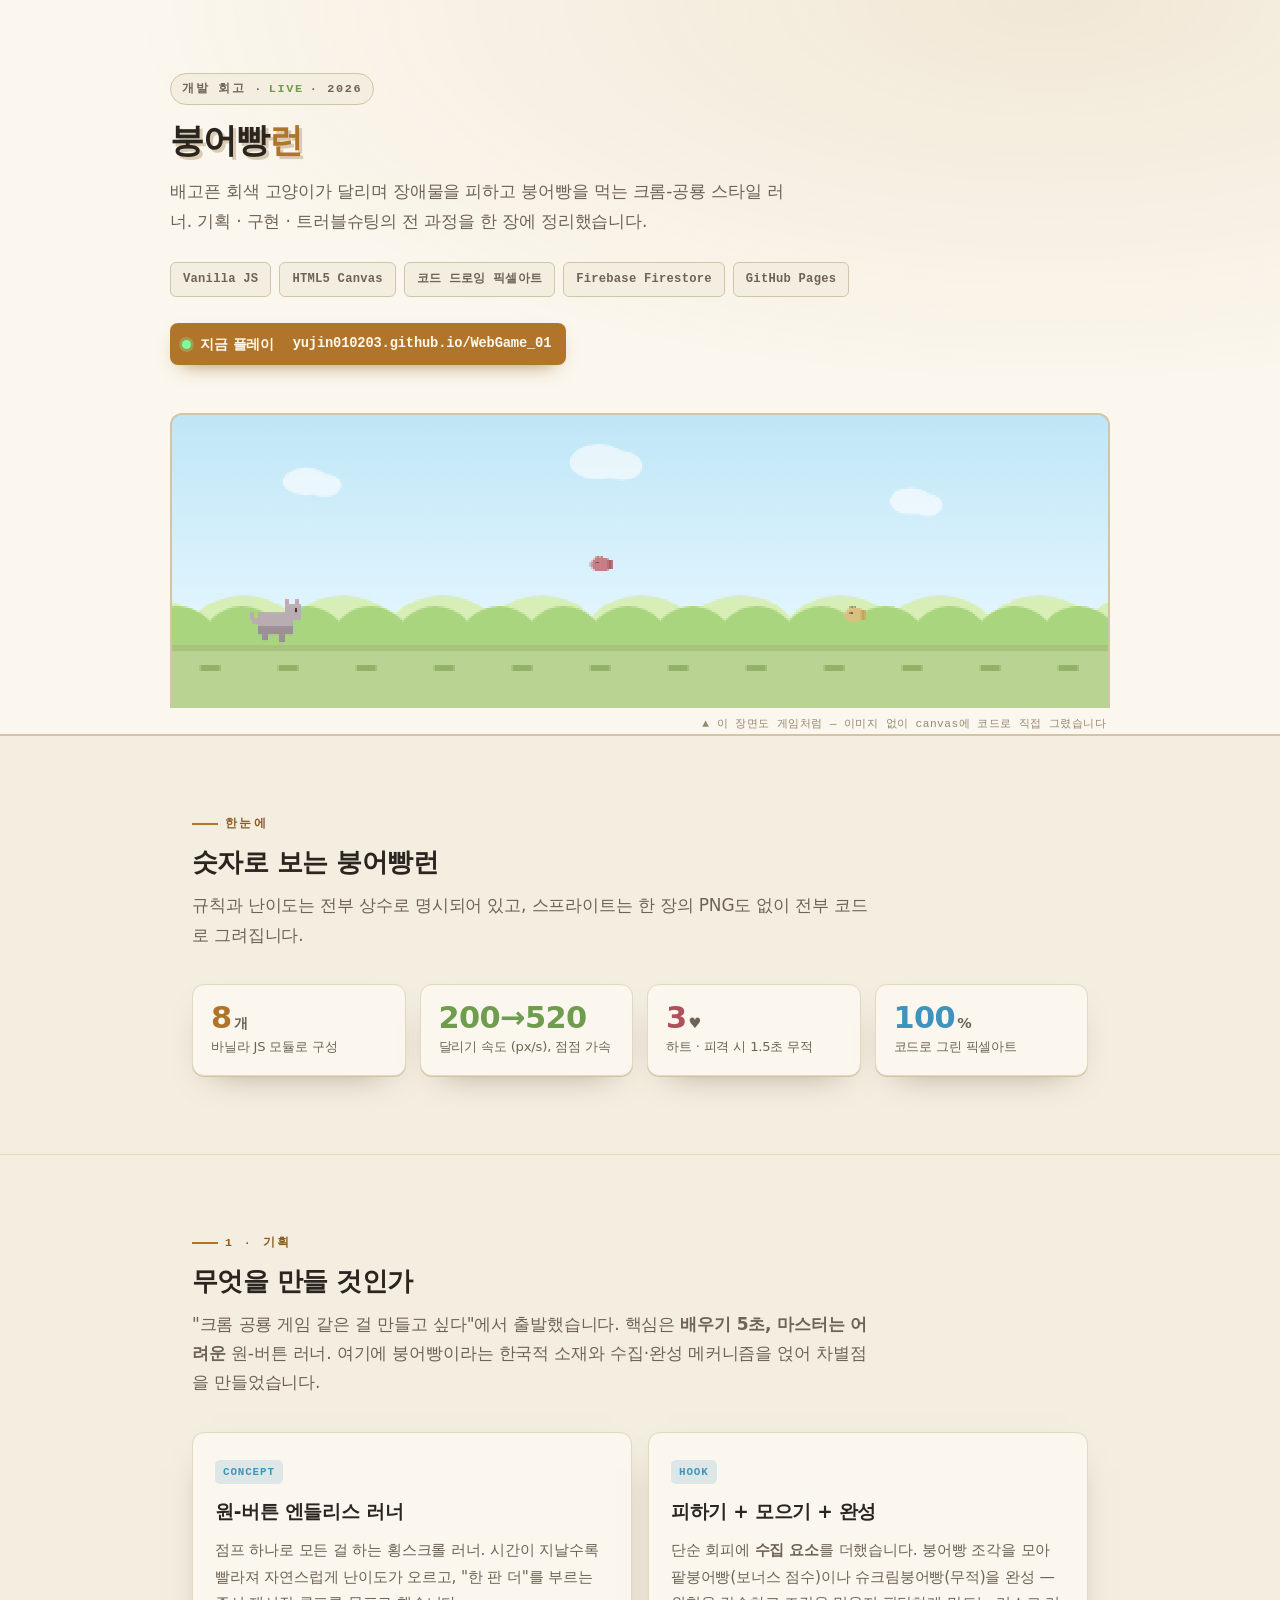
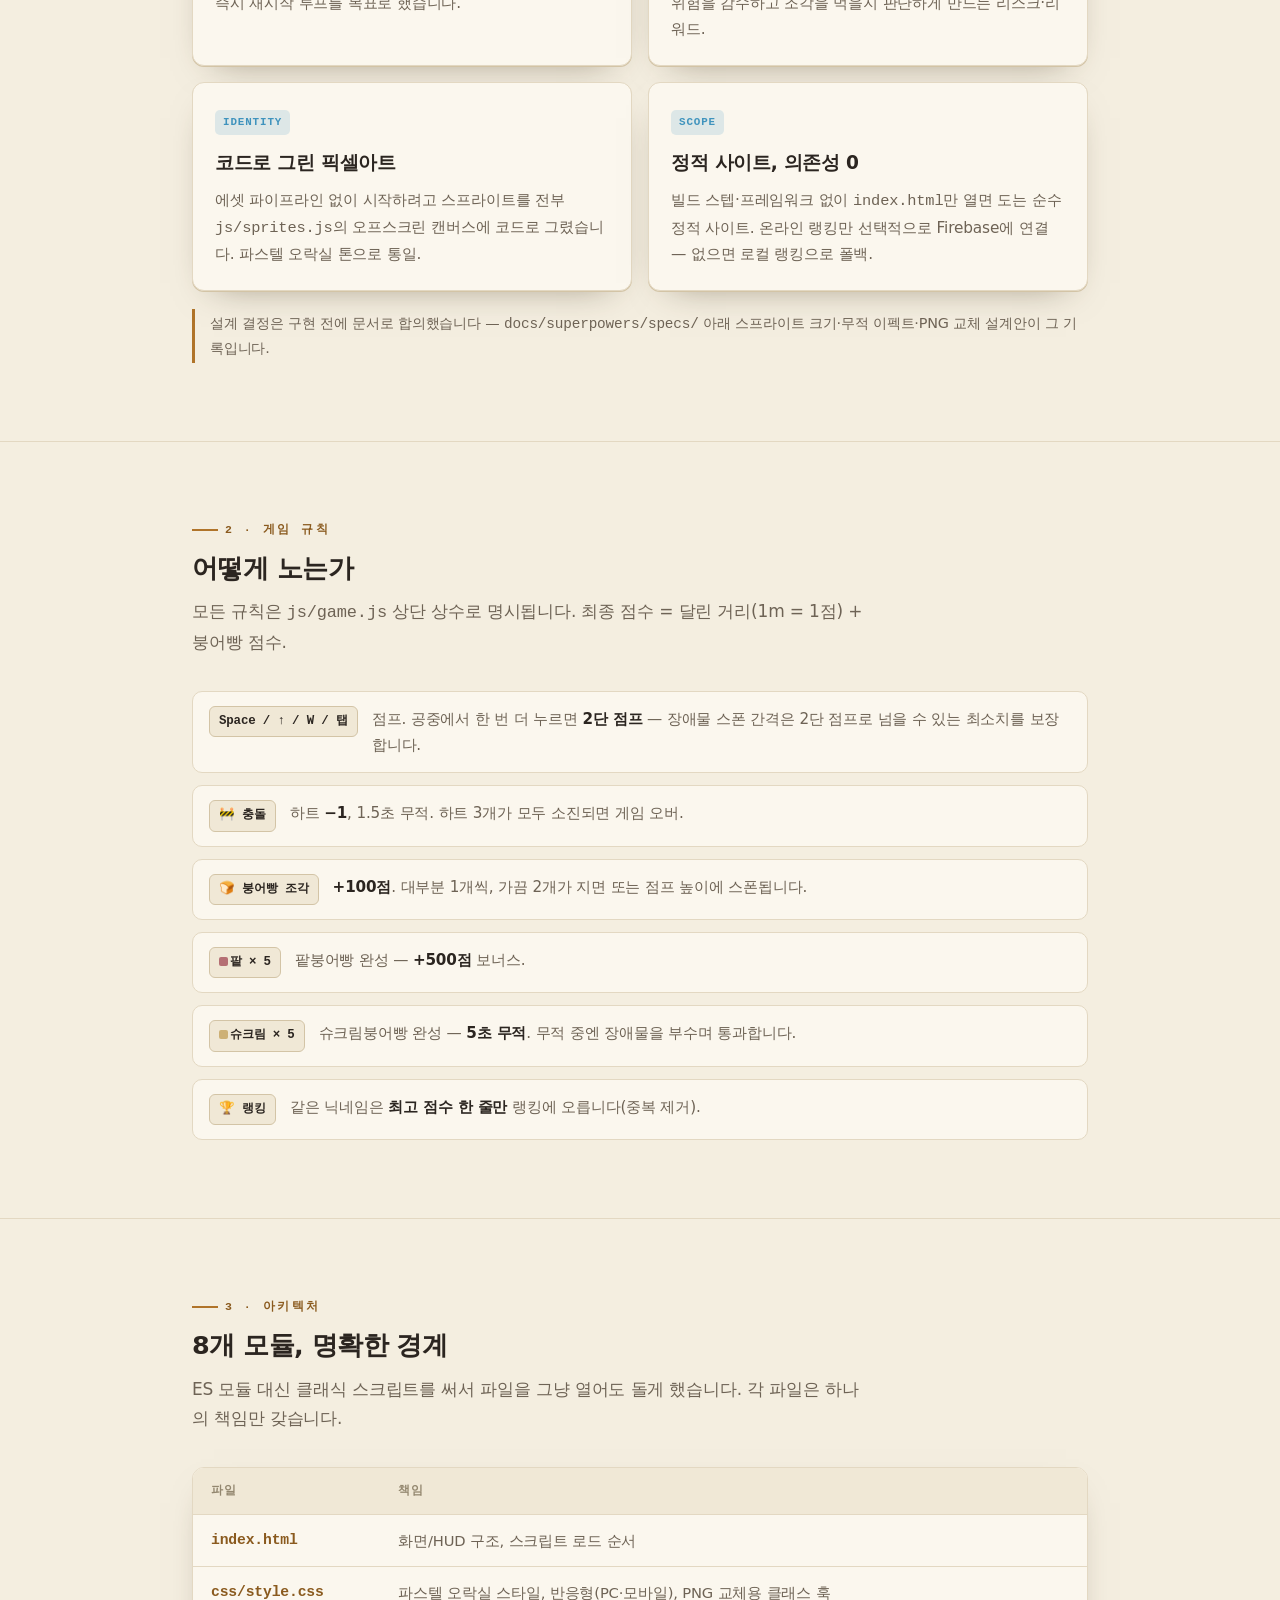
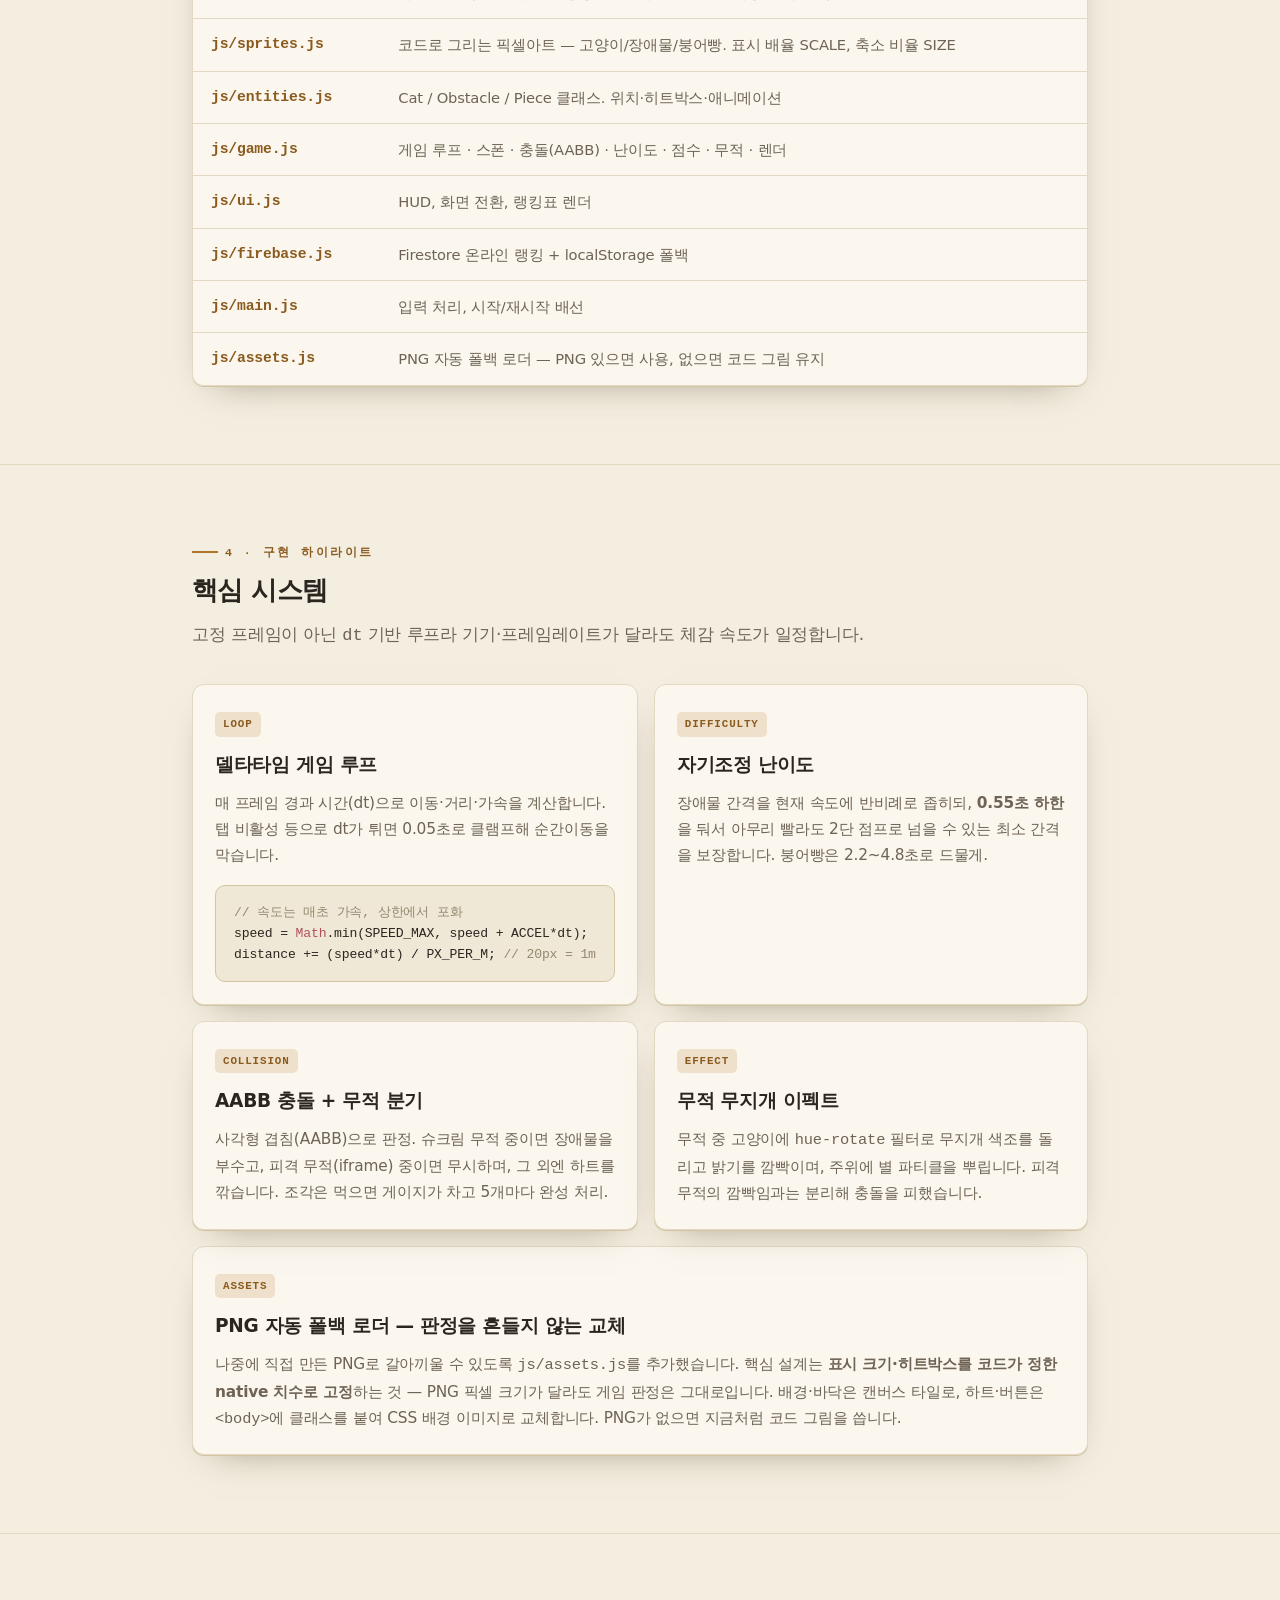
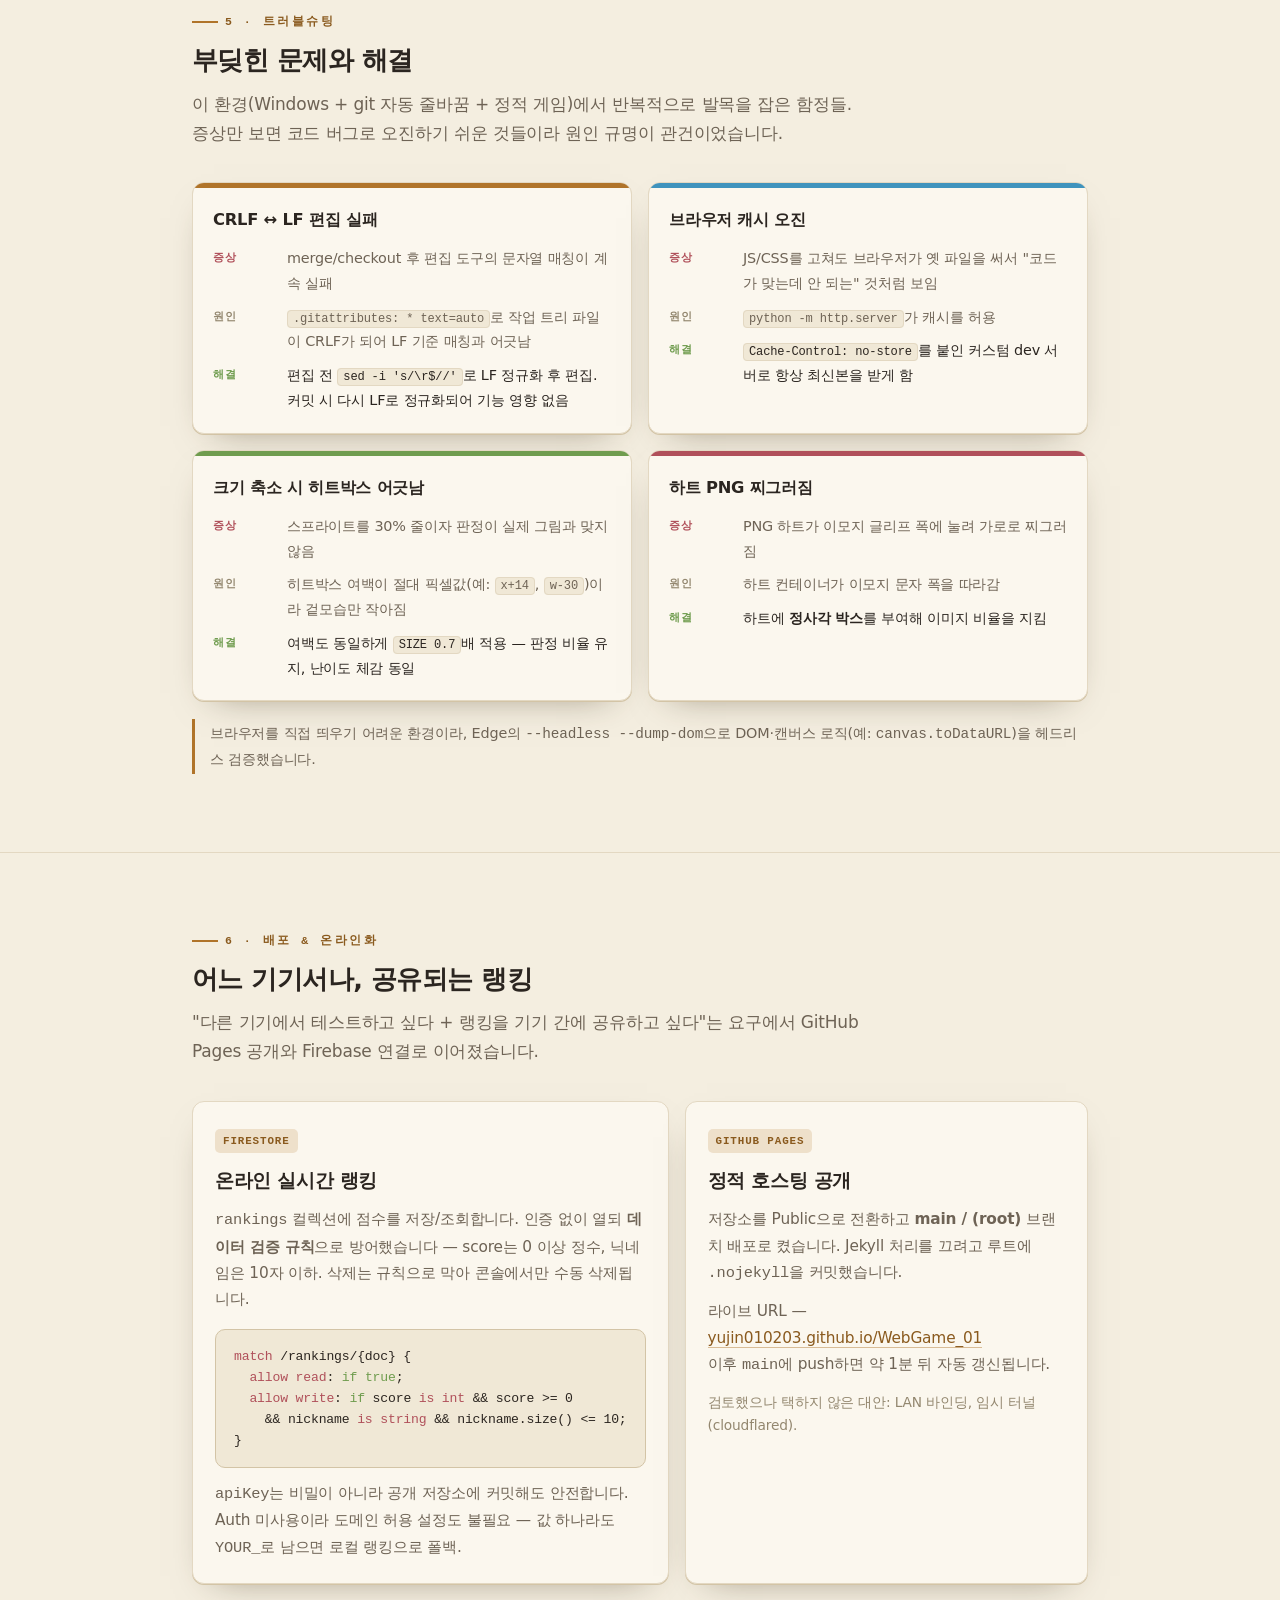
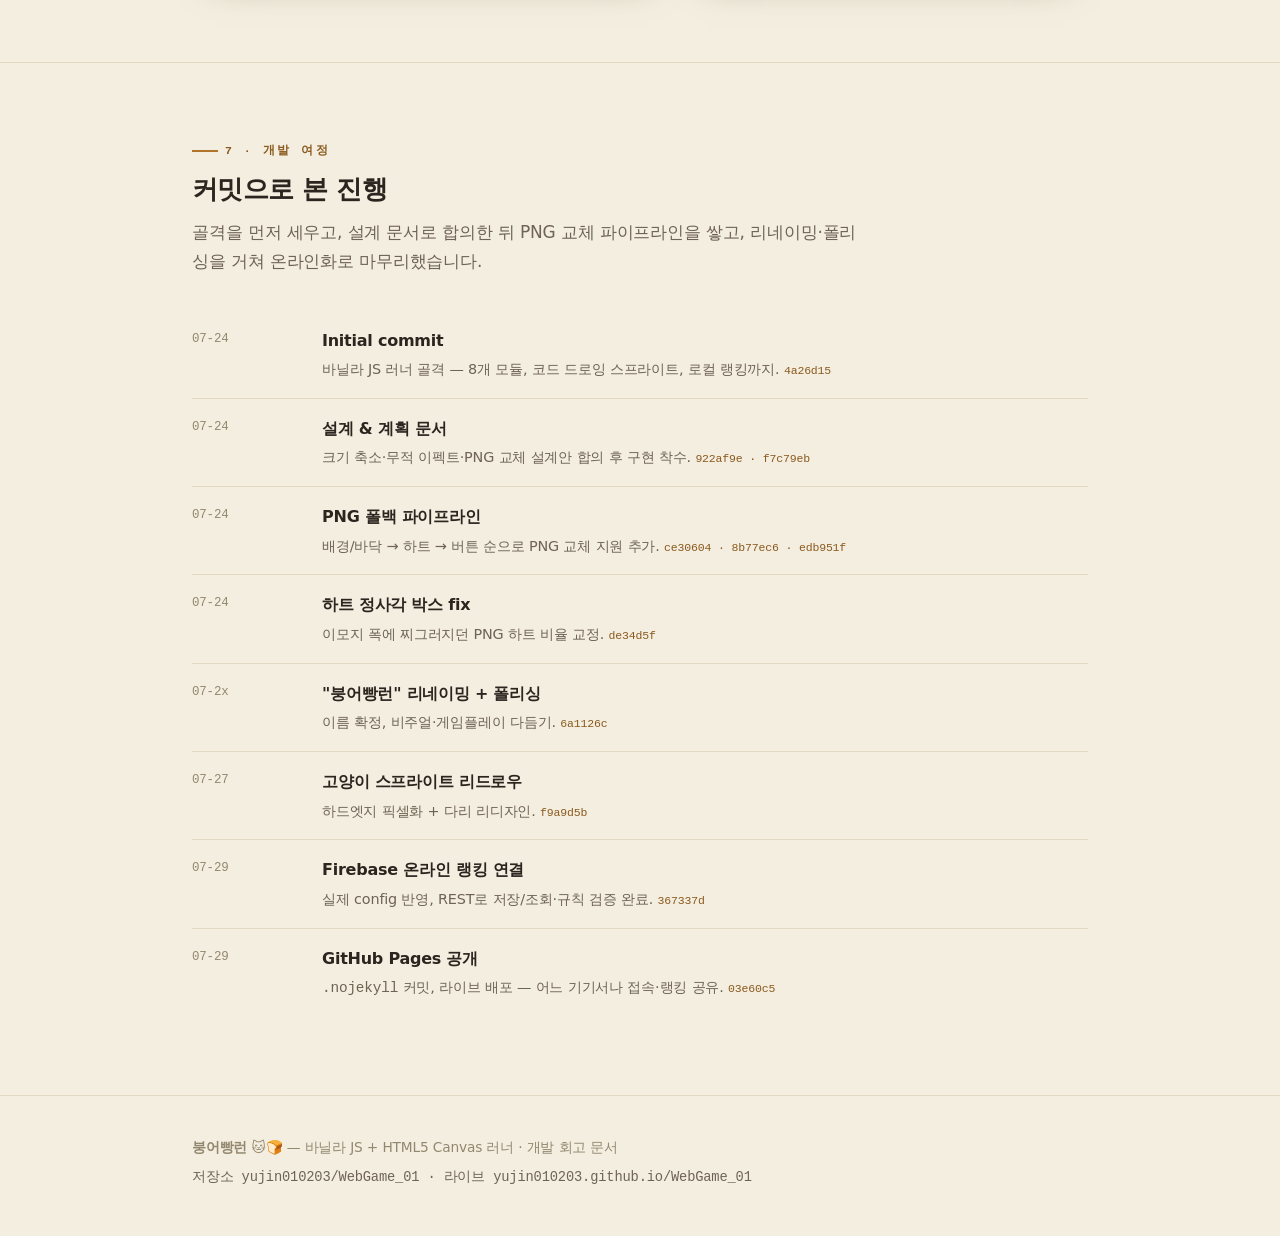
<file: docs/붕어빵런-개발기.html>
<!doctype html>
<html lang="ko">
<head>
<meta charset="utf-8">
<meta name="viewport" content="width=device-width, initial-scale=1">
<title>붕어빵런 — 기획부터 트러블슈팅까지</title>
<style>
  /* ===== 토큰: 붕어빵 세계에서 뽑은 팔레트 (크러스트 골드 + 팥/하늘/잔디 의미색) ===== */
  :root{
    --paper:#F4EEE0; --surface:#FBF7EE; --surface-2:#F0E8D6;
    --ink:#2B2520; --ink-soft:#6E6355; --ink-faint:#93876F;
    --line:#E3D8C2; --line-strong:#D3C4A6;
    --taiyaki:#B0742A; --taiyaki-deep:#8A5A1E;
    --pat:#B0505A; --sky:#3F93BD; --grass:#6F9C4E;
    --shadow:0 1px 0 var(--line-strong), 0 14px 36px -22px rgba(60,45,20,.55);
    --pixel-shadow:3px 3px 0 rgba(138,90,30,.28);
    color-scheme:light dark;
  }
  @media (prefers-color-scheme:dark){
    :root{
      --paper:#161209; --surface:#201A11; --surface-2:#282013;
      --ink:#F3EAD7; --ink-soft:#B7A889; --ink-faint:#83765D;
      --line:#342A1B; --line-strong:#453722;
      --taiyaki:#E0A94E; --taiyaki-deep:#F0C273;
      --pat:#DE818B; --sky:#6FC0E6; --grass:#9FCB7B;
      --shadow:0 1px 0 rgba(0,0,0,.4), 0 18px 40px -24px rgba(0,0,0,.8);
      --pixel-shadow:3px 3px 0 rgba(0,0,0,.5);
    }
  }
  :root[data-theme="light"]{
    --paper:#F4EEE0; --surface:#FBF7EE; --surface-2:#F0E8D6;
    --ink:#2B2520; --ink-soft:#6E6355; --ink-faint:#93876F;
    --line:#E3D8C2; --line-strong:#D3C4A6;
    --taiyaki:#B0742A; --taiyaki-deep:#8A5A1E;
    --pat:#B0505A; --sky:#3F93BD; --grass:#6F9C4E;
    --shadow:0 1px 0 var(--line-strong), 0 14px 36px -22px rgba(60,45,20,.55);
    --pixel-shadow:3px 3px 0 rgba(138,90,30,.28);
  }
  :root[data-theme="dark"]{
    --paper:#161209; --surface:#201A11; --surface-2:#282013;
    --ink:#F3EAD7; --ink-soft:#B7A889; --ink-faint:#83765D;
    --line:#342A1B; --line-strong:#453722;
    --taiyaki:#E0A94E; --taiyaki-deep:#F0C273;
    --pat:#DE818B; --sky:#6FC0E6; --grass:#9FCB7B;
    --shadow:0 1px 0 rgba(0,0,0,.4), 0 18px 40px -24px rgba(0,0,0,.8);
    --pixel-shadow:3px 3px 0 rgba(0,0,0,.5);
  }

  *{box-sizing:border-box}
  html{-webkit-text-size-adjust:100%}
  body{
    margin:0; background:var(--paper); color:var(--ink);
    font-family:"Apple SD Gothic Neo","Pretendard","Malgun Gothic","Noto Sans KR",system-ui,-apple-system,sans-serif;
    font-size:17px; line-height:1.72; letter-spacing:-.01em;
    -webkit-font-smoothing:antialiased;
  }
  .mono{font-family:ui-monospace,"D2Coding","SFMono-Regular","Consolas",monospace;}

  .wrap{max-width:940px; margin:0 auto; padding:0 22px;}
  .col{max-width:680px;}

  a{color:var(--taiyaki-deep); text-decoration:none; border-bottom:1px solid color-mix(in oklab,var(--taiyaki) 45%, transparent);}
  a:hover{border-bottom-color:var(--taiyaki);}
  a:focus-visible{outline:2px solid var(--taiyaki); outline-offset:3px; border-radius:2px;}

  h2{font-size:clamp(1.5rem,1.1rem+1.6vw,2rem); line-height:1.15; letter-spacing:-.02em; text-wrap:balance; margin:0;}
  h3{font-size:1.16rem; letter-spacing:-.015em; margin:0; text-wrap:balance;}
  p{margin:0;}
  .lede{max-width:680px; color:var(--ink-soft);}

  .eyebrow{
    font-family:ui-monospace,"Consolas",monospace; font-size:.72rem; font-weight:700;
    letter-spacing:.22em; text-transform:uppercase; color:var(--taiyaki-deep);
    display:inline-flex; align-items:center; gap:.6em;
  }
  .eyebrow::before{content:""; width:26px; height:2px; background:var(--taiyaki); display:inline-block;}

  /* ===== 히어로 ===== */
  header.hero{
    border-bottom:2px solid var(--line-strong);
    background:
      radial-gradient(120% 90% at 82% 0%, color-mix(in oklab,var(--taiyaki) 12%, transparent), transparent 60%),
      var(--surface);
  }
  .hero-inner{padding:clamp(38px,7vw,72px) 0 0;}
  .kicker{
    display:inline-flex; align-items:center; gap:.5em; margin-bottom:20px;
    font-family:ui-monospace,"Consolas",monospace; font-size:.74rem; font-weight:700;
    letter-spacing:.14em; text-transform:uppercase; color:var(--ink-soft);
    padding:5px 11px; border:1px solid var(--line-strong); border-radius:100px; background:var(--paper);
  }
  .kicker b{color:var(--grass);}
  h1{
    margin:0; font-size:clamp(3rem,1.6rem+7vw,6rem); line-height:.94;
    letter-spacing:-.03em; font-weight:900;
    text-shadow:var(--pixel-shadow);
  }
  h1 .tail{color:var(--taiyaki);}
  .hero-sub{margin:20px 0 0; font-size:clamp(1.05rem,.98rem+.5vw,1.28rem); color:var(--ink-soft); max-width:620px;}
  .chips{display:flex; flex-wrap:wrap; gap:8px; margin:26px 0 4px;}
  .chip{
    font-family:ui-monospace,"Consolas",monospace; font-size:.76rem; font-weight:600; letter-spacing:.02em;
    padding:6px 12px; border-radius:6px; border:1px solid var(--line-strong);
    background:var(--paper); color:var(--ink-soft);
  }
  .live{
    display:inline-flex; align-items:center; gap:9px; margin-top:22px;
    padding:9px 15px 9px 12px; border-radius:8px;
    background:var(--taiyaki); color:#fff8ec; font-weight:700; font-size:.9rem;
    border:none; box-shadow:0 8px 22px -12px var(--taiyaki-deep);
  }
  :root[data-theme="dark"] .live, @media (prefers-color-scheme:dark){}
  .live .dot{width:9px; height:9px; border-radius:50%; background:#7dffa0; box-shadow:0 0 0 3px rgba(125,255,160,.28);}
  .live .mono{color:#fff8ec; border:none; font-size:.86rem;}

  /* 코드로 그린 픽셀 씬 (게임의 '모든 그래픽을 코드로' 정체성을 문서에 반영) */
  .scene-frame{margin-top:clamp(30px,5vw,48px); position:relative;}
  #scene{
    display:block; width:100%; height:auto; image-rendering:pixelated;
    border:2px solid var(--line-strong); border-bottom:none;
    border-radius:12px 12px 0 0; background:#bfe6f6;
  }
  .scene-cap{
    font-family:ui-monospace,"Consolas",monospace; font-size:.7rem; letter-spacing:.04em;
    color:var(--ink-faint); text-align:right; padding:7px 4px 0;
  }

  /* ===== 섹션 ===== */
  section{padding:clamp(46px,7vw,78px) 0; border-bottom:1px solid var(--line);}
  .sec-head{display:flex; flex-direction:column; gap:14px; margin-bottom:34px;}

  /* 한눈에 — 스탯 타일 */
  .stats{display:grid; grid-template-columns:repeat(auto-fit,minmax(150px,1fr)); gap:14px;}
  .stat{
    background:var(--surface); border:1px solid var(--line); border-radius:12px; padding:18px 18px 16px;
    box-shadow:var(--shadow); display:flex; flex-direction:column; gap:3px;
  }
  .stat .n{font-size:1.9rem; font-weight:900; letter-spacing:-.02em; font-variant-numeric:tabular-nums; line-height:1;}
  .stat .n small{font-size:.9rem; font-weight:700; color:var(--ink-soft); margin-left:2px;}
  .stat .l{font-size:.82rem; color:var(--ink-soft);}
  .stat.acc .n{color:var(--taiyaki);}
  .stat.pat .n{color:var(--pat);}
  .stat.sky .n{color:var(--sky);}
  .stat.grass .n{color:var(--grass);}

  /* 카드 그리드 */
  .cards{display:grid; gap:16px;}
  @media(min-width:660px){ .cards.two{grid-template-columns:1fr 1fr;} }
  .card{
    background:var(--surface); border:1px solid var(--line); border-radius:12px;
    padding:22px 22px; box-shadow:var(--shadow);
  }
  .card h3{margin-bottom:9px;}
  .card p{color:var(--ink-soft); font-size:.96rem;}
  .card + .card{margin-top:0;}

  .tag{
    display:inline-block; font-family:ui-monospace,"Consolas",monospace; font-size:.68rem; font-weight:700;
    letter-spacing:.08em; text-transform:uppercase; padding:3px 8px; border-radius:5px; margin-bottom:12px;
  }
  .tag.plan{background:color-mix(in oklab,var(--sky) 16%,transparent); color:var(--sky);}
  .tag.impl{background:color-mix(in oklab,var(--taiyaki) 18%,transparent); color:var(--taiyaki-deep);}

  /* 규칙 리스트 */
  .rules{display:grid; gap:12px; margin-top:4px;}
  .rule{display:grid; grid-template-columns:auto 1fr; gap:14px; align-items:start;
    padding:14px 16px; background:var(--surface); border:1px solid var(--line); border-radius:10px;}
  .rule .key{
    font-family:ui-monospace,"Consolas",monospace; font-size:.78rem; font-weight:700;
    padding:4px 9px; border-radius:6px; background:var(--surface-2); border:1px solid var(--line-strong);
    white-space:nowrap; color:var(--ink);
  }
  .rule .txt{color:var(--ink-soft); font-size:.95rem;}
  .rule .txt b{color:var(--ink); font-weight:700;}
  .swatch{display:inline-block; width:.72em; height:.72em; border-radius:2px; vertical-align:baseline; margin-right:.15em; transform:translateY(1px);}

  /* 아키텍처 테이블 */
  .table-scroll{overflow-x:auto; border:1px solid var(--line); border-radius:12px; box-shadow:var(--shadow);}
  table{border-collapse:collapse; width:100%; min-width:520px; background:var(--surface);}
  th,td{text-align:left; padding:13px 18px; border-bottom:1px solid var(--line); font-size:.92rem; vertical-align:top;}
  thead th{font-size:.72rem; letter-spacing:.1em; text-transform:uppercase; color:var(--ink-faint); background:var(--surface-2);}
  tbody tr:last-child td{border-bottom:none;}
  td.file{font-family:ui-monospace,"Consolas",monospace; color:var(--taiyaki-deep); font-weight:600; white-space:nowrap;}
  td.desc{color:var(--ink-soft);}

  /* 코드 블록 */
  pre{
    margin:16px 0 0; padding:16px 18px; overflow-x:auto;
    background:var(--surface-2); border:1px solid var(--line-strong); border-radius:10px;
    font-family:ui-monospace,"Consolas",monospace; font-size:.82rem; line-height:1.6; color:var(--ink);
  }
  pre .c{color:var(--ink-faint);}
  pre .k{color:var(--pat);}
  pre .s{color:var(--grass);}

  /* 트러블슈팅 */
  .ts{display:grid; gap:16px;}
  @media(min-width:660px){ .ts{grid-template-columns:1fr 1fr;} }
  .ts-card{
    background:var(--surface); border:1px solid var(--line); border-radius:12px; overflow:hidden;
    box-shadow:var(--shadow); display:flex; flex-direction:column;
  }
  .ts-card .bar{height:5px; background:var(--pat);}
  .ts-card.cache .bar{background:var(--sky);}
  .ts-card.build .bar{background:var(--taiyaki);}
  .ts-card.hit .bar{background:var(--grass);}
  .ts-body{padding:18px 20px 20px;}
  .ts-body h3{font-size:1.02rem; margin-bottom:12px;}
  .pcf{display:grid; gap:9px; margin-top:2px;}
  .pcf > div{display:grid; grid-template-columns:64px 1fr; gap:10px; font-size:.9rem; align-items:start;}
  .pcf .lab{font-family:ui-monospace,"Consolas",monospace; font-size:.68rem; font-weight:700; letter-spacing:.06em;
    text-transform:uppercase; padding-top:3px;}
  .pcf .p .lab{color:var(--pat);}
  .pcf .c2 .lab{color:var(--ink-faint);}
  .pcf .f .lab{color:var(--grass);}
  .pcf .val{color:var(--ink-soft);}
  .pcf .f .val{color:var(--ink);}
  .pcf code{font-family:ui-monospace,"Consolas",monospace; font-size:.84em; background:var(--surface-2);
    padding:1px 5px; border-radius:4px; border:1px solid var(--line);}

  /* 배포 */
  .deploy{display:grid; gap:16px;}
  @media(min-width:660px){ .deploy{grid-template-columns:1fr 1fr;} }

  /* 타임라인 */
  .timeline{display:grid; gap:0; margin-top:6px;}
  .tl{display:grid; grid-template-columns:110px 1fr; gap:20px; padding:16px 0; border-top:1px solid var(--line); position:relative;}
  .tl:first-child{border-top:none;}
  .tl .when{font-family:ui-monospace,"Consolas",monospace; font-size:.78rem; color:var(--ink-faint); padding-top:2px; white-space:nowrap;}
  .tl .what h3{font-size:1rem; margin-bottom:3px;}
  .tl .what p{color:var(--ink-soft); font-size:.9rem;}
  .tl .hash{font-family:ui-monospace,"Consolas",monospace; font-size:.72rem; color:var(--taiyaki-deep);}
  @media(max-width:520px){ .tl{grid-template-columns:1fr; gap:5px;} }

  footer{padding:40px 0 60px; color:var(--ink-faint); font-size:.86rem;}
  footer .mono{color:var(--ink-soft);}

  .note{font-size:.9rem; color:var(--ink-soft); border-left:3px solid var(--taiyaki);
    padding:2px 0 2px 15px; margin-top:18px;}

  @media (prefers-reduced-motion:reduce){ *{animation:none !important;} }
</style>
</head>
<body>

<header class="hero">
  <div class="wrap hero-inner">
    <span class="kicker">개발 회고 · <b>LIVE</b> · 2026</span>
    <h1>붕어빵<span class="tail">런</span></h1>
    <p class="hero-sub">배고픈 회색 고양이가 달리며 장애물을 피하고 붕어빵을 먹는 크롬-공룡 스타일 러너.
      기획 · 구현 · 트러블슈팅의 전 과정을 한 장에 정리했습니다.</p>
    <div class="chips">
      <span class="chip">Vanilla JS</span>
      <span class="chip">HTML5 Canvas</span>
      <span class="chip">코드 드로잉 픽셀아트</span>
      <span class="chip">Firebase Firestore</span>
      <span class="chip">GitHub Pages</span>
    </div>
    <a class="live" href="https://yujin010203.github.io/WebGame_01/" target="_blank" rel="noopener">
      <span class="dot"></span>지금 플레이 &nbsp;<span class="mono">yujin010203.github.io/WebGame_01</span>
    </a>

    <div class="scene-frame">
      <canvas id="scene" width="480" height="150" role="img"
        aria-label="회색 고양이가 스크롤되는 잔디밭을 달리며 붕어빵 조각을 향해 가는 픽셀아트 장면"></canvas>
      <p class="scene-cap">▲ 이 장면도 게임처럼 &mdash; 이미지 없이 canvas에 코드로 직접 그렸습니다</p>
    </div>
  </div>
</header>

<main>

  <!-- 한눈에 -->
  <section>
    <div class="wrap">
      <div class="sec-head">
        <span class="eyebrow">한눈에</span>
        <h2>숫자로 보는 붕어빵런</h2>
        <p class="lede">규칙과 난이도는 전부 상수로 명시되어 있고, 스프라이트는 한 장의 PNG도 없이 전부 코드로 그려집니다.</p>
      </div>
      <div class="stats">
        <div class="stat acc"><span class="n">8<small>개</small></span><span class="l">바닐라 JS 모듈로 구성</span></div>
        <div class="stat grass"><span class="n">200→520</span><span class="l">달리기 속도 (px/s), 점점 가속</span></div>
        <div class="stat pat"><span class="n">3<small>♥</small></span><span class="l">하트 · 피격 시 1.5초 무적</span></div>
        <div class="stat sky"><span class="n">100<small>%</small></span><span class="l">코드로 그린 픽셀아트</span></div>
      </div>
    </div>
  </section>

  <!-- 기획 -->
  <section>
    <div class="wrap">
      <div class="sec-head">
        <span class="eyebrow">1 · 기획</span>
        <h2>무엇을 만들 것인가</h2>
        <p class="lede col">"크롬 공룡 게임 같은 걸 만들고 싶다"에서 출발했습니다. 핵심은 <b>배우기 5초, 마스터는 어려운</b>
          원-버튼 러너. 여기에 붕어빵이라는 한국적 소재와 수집·완성 메커니즘을 얹어 차별점을 만들었습니다.</p>
      </div>
      <div class="cards two">
        <div class="card">
          <span class="tag plan">Concept</span>
          <h3>원-버튼 엔들리스 러너</h3>
          <p>점프 하나로 모든 걸 하는 횡스크롤 러너. 시간이 지날수록 빨라져 자연스럽게 난이도가 오르고,
            "한 판 더"를 부르는 즉시 재시작 루프를 목표로 했습니다.</p>
        </div>
        <div class="card">
          <span class="tag plan">Hook</span>
          <h3>피하기 + 모으기 + 완성</h3>
          <p>단순 회피에 <b>수집 요소</b>를 더했습니다. 붕어빵 조각을 모아 팥붕어빵(보너스 점수)이나
            슈크림붕어빵(무적)을 완성 &mdash; 위험을 감수하고 조각을 먹을지 판단하게 만드는 리스크·리워드.</p>
        </div>
        <div class="card">
          <span class="tag plan">Identity</span>
          <h3>코드로 그린 픽셀아트</h3>
          <p>에셋 파이프라인 없이 시작하려고 스프라이트를 전부 <span class="mono">js/sprites.js</span>의
            오프스크린 캔버스에 코드로 그렸습니다. 파스텔 오락실 톤으로 통일.</p>
        </div>
        <div class="card">
          <span class="tag plan">Scope</span>
          <h3>정적 사이트, 의존성 0</h3>
          <p>빌드 스텝·프레임워크 없이 <span class="mono">index.html</span>만 열면 도는 순수 정적 사이트.
            온라인 랭킹만 선택적으로 Firebase에 연결 &mdash; 없으면 로컬 랭킹으로 폴백.</p>
        </div>
      </div>
      <p class="note">설계 결정은 구현 전에 문서로 합의했습니다 &mdash;
        <span class="mono">docs/superpowers/specs/</span> 아래 스프라이트 크기·무적 이펙트·PNG 교체 설계안이 그 기록입니다.</p>
    </div>
  </section>

  <!-- 규칙 -->
  <section>
    <div class="wrap">
      <div class="sec-head">
        <span class="eyebrow">2 · 게임 규칙</span>
        <h2>어떻게 노는가</h2>
        <p class="lede col">모든 규칙은 <span class="mono">js/game.js</span> 상단 상수로 명시됩니다.
          최종 점수 = 달린 거리(1m = 1점) + 붕어빵 점수.</p>
      </div>
      <div class="rules">
        <div class="rule">
          <span class="key">Space / ↑ / W / 탭</span>
          <span class="txt">점프. 공중에서 한 번 더 누르면 <b>2단 점프</b> &mdash; 장애물 스폰 간격은 2단 점프로 넘을 수 있는 최소치를 보장합니다.</span>
        </div>
        <div class="rule">
          <span class="key">🚧 충돌</span>
          <span class="txt">하트 <b>&minus;1</b>, 1.5초 무적. 하트 3개가 모두 소진되면 게임 오버.</span>
        </div>
        <div class="rule">
          <span class="key">🍞 붕어빵 조각</span>
          <span class="txt"><b>+100점</b>. 대부분 1개씩, 가끔 2개가 지면 또는 점프 높이에 스폰됩니다.</span>
        </div>
        <div class="rule">
          <span class="key"><span class="swatch" style="background:#b56f74"></span>팥 × 5</span>
          <span class="txt">팥붕어빵 완성 &mdash; <b>+500점</b> 보너스.</span>
        </div>
        <div class="rule">
          <span class="key"><span class="swatch" style="background:#cdb075"></span>슈크림 × 5</span>
          <span class="txt">슈크림붕어빵 완성 &mdash; <b>5초 무적</b>. 무적 중엔 장애물을 부수며 통과합니다.</span>
        </div>
        <div class="rule">
          <span class="key">🏆 랭킹</span>
          <span class="txt">같은 닉네임은 <b>최고 점수 한 줄만</b> 랭킹에 오릅니다(중복 제거).</span>
        </div>
      </div>
    </div>
  </section>

  <!-- 아키텍처 -->
  <section>
    <div class="wrap">
      <div class="sec-head">
        <span class="eyebrow">3 · 아키텍처</span>
        <h2>8개 모듈, 명확한 경계</h2>
        <p class="lede col">ES 모듈 대신 클래식 스크립트를 써서 파일을 그냥 열어도 돌게 했습니다.
          각 파일은 하나의 책임만 갖습니다.</p>
      </div>
      <div class="table-scroll">
        <table>
          <thead><tr><th>파일</th><th>책임</th></tr></thead>
          <tbody>
            <tr><td class="file">index.html</td><td class="desc">화면/HUD 구조, 스크립트 로드 순서</td></tr>
            <tr><td class="file">css/style.css</td><td class="desc">파스텔 오락실 스타일, 반응형(PC·모바일), PNG 교체용 클래스 훅</td></tr>
            <tr><td class="file">js/sprites.js</td><td class="desc">코드로 그리는 픽셀아트 &mdash; 고양이/장애물/붕어빵. 표시 배율 SCALE, 축소 비율 SIZE</td></tr>
            <tr><td class="file">js/entities.js</td><td class="desc">Cat / Obstacle / Piece 클래스. 위치·히트박스·애니메이션</td></tr>
            <tr><td class="file">js/game.js</td><td class="desc">게임 루프 · 스폰 · 충돌(AABB) · 난이도 · 점수 · 무적 · 렌더</td></tr>
            <tr><td class="file">js/ui.js</td><td class="desc">HUD, 화면 전환, 랭킹표 렌더</td></tr>
            <tr><td class="file">js/firebase.js</td><td class="desc">Firestore 온라인 랭킹 + localStorage 폴백</td></tr>
            <tr><td class="file">js/main.js</td><td class="desc">입력 처리, 시작/재시작 배선</td></tr>
            <tr><td class="file">js/assets.js</td><td class="desc">PNG 자동 폴백 로더 &mdash; PNG 있으면 사용, 없으면 코드 그림 유지</td></tr>
          </tbody>
        </table>
      </div>
    </div>
  </section>

  <!-- 구현 -->
  <section>
    <div class="wrap">
      <div class="sec-head">
        <span class="eyebrow">4 · 구현 하이라이트</span>
        <h2>핵심 시스템</h2>
        <p class="lede col">고정 프레임이 아닌 <span class="mono">dt</span> 기반 루프라 기기·프레임레이트가 달라도 체감 속도가 일정합니다.</p>
      </div>
      <div class="cards two">
        <div class="card">
          <span class="tag impl">Loop</span>
          <h3>델타타임 게임 루프</h3>
          <p>매 프레임 경과 시간(dt)으로 이동·거리·가속을 계산합니다. 탭 비활성 등으로 dt가 튀면
            0.05초로 클램프해 순간이동을 막습니다.</p>
<pre><span class="c">// 속도는 매초 가속, 상한에서 포화</span>
speed = <span class="k">Math</span>.min(SPEED_MAX, speed + ACCEL*dt);
distance += (speed*dt) / PX_PER_M; <span class="c">// 20px = 1m</span></pre>
        </div>
        <div class="card">
          <span class="tag impl">Difficulty</span>
          <h3>자기조정 난이도</h3>
          <p>장애물 간격을 현재 속도에 반비례로 좁히되, <b>0.55초 하한</b>을 둬서
            아무리 빨라도 2단 점프로 넘을 수 있는 최소 간격을 보장합니다. 붕어빵은 2.2~4.8초로 드물게.</p>
        </div>
        <div class="card">
          <span class="tag impl">Collision</span>
          <h3>AABB 충돌 + 무적 분기</h3>
          <p>사각형 겹침(AABB)으로 판정. 슈크림 무적 중이면 장애물을 부수고, 피격 무적(iframe) 중이면
            무시하며, 그 외엔 하트를 깎습니다. 조각은 먹으면 게이지가 차고 5개마다 완성 처리.</p>
        </div>
        <div class="card">
          <span class="tag impl">Effect</span>
          <h3>무적 무지개 이펙트</h3>
          <p>무적 중 고양이에 <span class="mono">hue-rotate</span> 필터로 무지개 색조를 돌리고
            밝기를 깜빡이며, 주위에 별 파티클을 뿌립니다. 피격 무적의 깜빡임과는 분리해 충돌을 피했습니다.</p>
        </div>
      </div>

      <div class="card" style="margin-top:16px">
        <span class="tag impl">Assets</span>
        <h3>PNG 자동 폴백 로더 &mdash; 판정을 흔들지 않는 교체</h3>
        <p>나중에 직접 만든 PNG로 갈아끼울 수 있도록 <span class="mono">js/assets.js</span>를 추가했습니다.
          핵심 설계는 <b>표시 크기·히트박스를 코드가 정한 native 치수로 고정</b>하는 것 &mdash;
          PNG 픽셀 크기가 달라도 게임 판정은 그대로입니다. 배경·바닥은 캔버스 타일로, 하트·버튼은
          <span class="mono">&lt;body&gt;</span>에 클래스를 붙여 CSS 배경 이미지로 교체합니다. PNG가 없으면 지금처럼 코드 그림을 씁니다.</p>
      </div>
    </div>
  </section>

  <!-- 트러블슈팅 -->
  <section>
    <div class="wrap">
      <div class="sec-head">
        <span class="eyebrow">5 · 트러블슈팅</span>
        <h2>부딪힌 문제와 해결</h2>
        <p class="lede col">이 환경(Windows + git 자동 줄바꿈 + 정적 게임)에서 반복적으로 발목을 잡은 함정들.
          증상만 보면 코드 버그로 오진하기 쉬운 것들이라 원인 규명이 관건이었습니다.</p>
      </div>
      <div class="ts">
        <div class="ts-card build">
          <div class="bar"></div>
          <div class="ts-body">
            <h3>CRLF ↔ LF 편집 실패</h3>
            <div class="pcf">
              <div class="p"><span class="lab">증상</span><span class="val">merge/checkout 후 편집 도구의 문자열 매칭이 계속 실패</span></div>
              <div class="c2"><span class="lab">원인</span><span class="val"><code>.gitattributes: * text=auto</code>로 작업 트리 파일이 CRLF가 되어 LF 기준 매칭과 어긋남</span></div>
              <div class="f"><span class="lab">해결</span><span class="val">편집 전 <code>sed -i 's/\r$//'</code>로 LF 정규화 후 편집. 커밋 시 다시 LF로 정규화되어 기능 영향 없음</span></div>
            </div>
          </div>
        </div>

        <div class="ts-card cache">
          <div class="bar"></div>
          <div class="ts-body">
            <h3>브라우저 캐시 오진</h3>
            <div class="pcf">
              <div class="p"><span class="lab">증상</span><span class="val">JS/CSS를 고쳐도 브라우저가 옛 파일을 써서 "코드가 맞는데 안 되는" 것처럼 보임</span></div>
              <div class="c2"><span class="lab">원인</span><span class="val"><code>python -m http.server</code>가 캐시를 허용</span></div>
              <div class="f"><span class="lab">해결</span><span class="val"><code>Cache-Control: no-store</code>를 붙인 커스텀 dev 서버로 항상 최신본을 받게 함</span></div>
            </div>
          </div>
        </div>

        <div class="ts-card hit">
          <div class="bar"></div>
          <div class="ts-body">
            <h3>크기 축소 시 히트박스 어긋남</h3>
            <div class="pcf">
              <div class="p"><span class="lab">증상</span><span class="val">스프라이트를 30% 줄이자 판정이 실제 그림과 맞지 않음</span></div>
              <div class="c2"><span class="lab">원인</span><span class="val">히트박스 여백이 절대 픽셀값(예: <code>x+14</code>, <code>w-30</code>)이라 겉모습만 작아짐</span></div>
              <div class="f"><span class="lab">해결</span><span class="val">여백도 동일하게 <code>SIZE 0.7</code>배 적용 &mdash; 판정 비율 유지, 난이도 체감 동일</span></div>
            </div>
          </div>
        </div>

        <div class="ts-card">
          <div class="bar"></div>
          <div class="ts-body">
            <h3>하트 PNG 찌그러짐</h3>
            <div class="pcf">
              <div class="p"><span class="lab">증상</span><span class="val">PNG 하트가 이모지 글리프 폭에 눌려 가로로 찌그러짐</span></div>
              <div class="c2"><span class="lab">원인</span><span class="val">하트 컨테이너가 이모지 문자 폭을 따라감</span></div>
              <div class="f"><span class="lab">해결</span><span class="val">하트에 <b>정사각 박스</b>를 부여해 이미지 비율을 지킴</span></div>
            </div>
          </div>
        </div>
      </div>
      <p class="note">브라우저를 직접 띄우기 어려운 환경이라, Edge의
        <span class="mono">--headless --dump-dom</span>으로 DOM·캔버스 로직(예: <span class="mono">canvas.toDataURL</span>)을
        헤드리스 검증했습니다.</p>
    </div>
  </section>

  <!-- 배포 -->
  <section>
    <div class="wrap">
      <div class="sec-head">
        <span class="eyebrow">6 · 배포 & 온라인화</span>
        <h2>어느 기기서나, 공유되는 랭킹</h2>
        <p class="lede col">"다른 기기에서 테스트하고 싶다 + 랭킹을 기기 간에 공유하고 싶다"는 요구에서
          GitHub Pages 공개와 Firebase 연결로 이어졌습니다.</p>
      </div>
      <div class="deploy">
        <div class="card">
          <span class="tag impl">Firestore</span>
          <h3>온라인 실시간 랭킹</h3>
          <p><span class="mono">rankings</span> 컬렉션에 점수를 저장/조회합니다. 인증 없이 열되
            <b>데이터 검증 규칙</b>으로 방어했습니다 &mdash; score는 0 이상 정수, 닉네임은 10자 이하.
            삭제는 규칙으로 막아 콘솔에서만 수동 삭제됩니다.</p>
<pre><span class="k">match</span> /rankings/{doc} {
  <span class="k">allow read</span>: <span class="s">if true</span>;
  <span class="k">allow write</span>: <span class="s">if</span> score <span class="k">is int</span> &amp;&amp; score &gt;= 0
    &amp;&amp; nickname <span class="k">is string</span> &amp;&amp; nickname.size() &lt;= 10;
}</pre>
          <p style="margin-top:12px"><span class="mono">apiKey</span>는 비밀이 아니라 공개 저장소에 커밋해도 안전합니다.
            Auth 미사용이라 도메인 허용 설정도 불필요 &mdash; 값 하나라도 <span class="mono">YOUR_</span>로 남으면 로컬 랭킹으로 폴백.</p>
        </div>
        <div class="card">
          <span class="tag impl">GitHub Pages</span>
          <h3>정적 호스팅 공개</h3>
          <p>저장소를 Public으로 전환하고 <b>main / (root)</b> 브랜치 배포로 켰습니다.
            Jekyll 처리를 끄려고 루트에 <span class="mono">.nojekyll</span>을 커밋했습니다.</p>
          <p style="margin-top:12px">라이브 URL &mdash;<br>
            <a href="https://yujin010203.github.io/WebGame_01/" target="_blank" rel="noopener">yujin010203.github.io/WebGame_01</a><br>
            이후 <span class="mono">main</span>에 push하면 약 1분 뒤 자동 갱신됩니다.</p>
          <p style="margin-top:12px; color:var(--ink-faint); font-size:.86rem">검토했으나 택하지 않은 대안: LAN 바인딩,
            임시 터널(cloudflared).</p>
        </div>
      </div>
    </div>
  </section>

  <!-- 타임라인 -->
  <section>
    <div class="wrap">
      <div class="sec-head">
        <span class="eyebrow">7 · 개발 여정</span>
        <h2>커밋으로 본 진행</h2>
        <p class="lede col">골격을 먼저 세우고, 설계 문서로 합의한 뒤 PNG 교체 파이프라인을 쌓고,
          리네이밍·폴리싱을 거쳐 온라인화로 마무리했습니다.</p>
      </div>
      <div class="timeline">
        <div class="tl">
          <span class="when">07-24</span>
          <div class="what"><h3>Initial commit</h3>
            <p>바닐라 JS 러너 골격 &mdash; 8개 모듈, 코드 드로잉 스프라이트, 로컬 랭킹까지. <span class="hash">4a26d15</span></p></div>
        </div>
        <div class="tl">
          <span class="when">07-24</span>
          <div class="what"><h3>설계 & 계획 문서</h3>
            <p>크기 축소·무적 이펙트·PNG 교체 설계안 합의 후 구현 착수. <span class="hash">922af9e · f7c79eb</span></p></div>
        </div>
        <div class="tl">
          <span class="when">07-24</span>
          <div class="what"><h3>PNG 폴백 파이프라인</h3>
            <p>배경/바닥 → 하트 → 버튼 순으로 PNG 교체 지원 추가. <span class="hash">ce30604 · 8b77ec6 · edb951f</span></p></div>
        </div>
        <div class="tl">
          <span class="when">07-24</span>
          <div class="what"><h3>하트 정사각 박스 fix</h3>
            <p>이모지 폭에 찌그러지던 PNG 하트 비율 교정. <span class="hash">de34d5f</span></p></div>
        </div>
        <div class="tl">
          <span class="when">07-2x</span>
          <div class="what"><h3>"붕어빵런" 리네이밍 + 폴리싱</h3>
            <p>이름 확정, 비주얼·게임플레이 다듬기. <span class="hash">6a1126c</span></p></div>
        </div>
        <div class="tl">
          <span class="when">07-27</span>
          <div class="what"><h3>고양이 스프라이트 리드로우</h3>
            <p>하드엣지 픽셀화 + 다리 리디자인. <span class="hash">f9a9d5b</span></p></div>
        </div>
        <div class="tl">
          <span class="when">07-29</span>
          <div class="what"><h3>Firebase 온라인 랭킹 연결</h3>
            <p>실제 config 반영, REST로 저장/조회·규칙 검증 완료. <span class="hash">367337d</span></p></div>
        </div>
        <div class="tl">
          <span class="when">07-29</span>
          <div class="what"><h3>GitHub Pages 공개</h3>
            <p><span class="mono">.nojekyll</span> 커밋, 라이브 배포 &mdash; 어느 기기서나 접속·랭킹 공유. <span class="hash">03e60c5</span></p></div>
        </div>
      </div>
    </div>
  </section>
</main>

<footer>
  <div class="wrap">
    <p><b>붕어빵런</b> 🐱🍞 &mdash; 바닐라 JS + HTML5 Canvas 러너 · 개발 회고 문서</p>
    <p class="mono" style="margin-top:6px">저장소 yujin010203/WebGame_01 · 라이브 yujin010203.github.io/WebGame_01</p>
  </div>
</footer>

<script>
/* 히어로 픽셀 씬 — 게임처럼 이미지 없이 코드로 그린다.
   내부 해상도 480×150, image-rendering:pixelated로 확대. */
(function(){
  var cv = document.getElementById('scene');
  if(!cv) return;
  var ctx = cv.getContext('2d');
  ctx.imageSmoothingEnabled = false;
  var W = cv.width, H = cv.height, GY = 118; // 지면 y
  var reduce = window.matchMedia('(prefers-reduced-motion: reduce)').matches;

  var C = { // 게임 팔레트에서 그대로 가져온 색
    sky1:'#bfe6f6', sky2:'#e6f7ff',
    hill1:'#d7efb6', hill2:'#aad57f',
    ground:'#b9d492', groundTop:'#a6c47c', dash:'#93b268',
    cat:'#b9adb2', catDk:'#9c8f96', catEar:'#c9a3ab', eye:'#3a3036',
    red:'#c47f86', redDk:'#a85d64', cream:'#d9c07f', creamDk:'#c2a558', fin:'#8a5a1e'
  };

  function taiyaki(x, y, col, dk){
    // 붕어빵 조각 (12×9 픽셀 근사)
    ctx.fillStyle = col;
    ctx.fillRect(x+1,y+2,10,5);
    ctx.fillRect(x+2,y+1,7,7);
    ctx.fillRect(x,y+3,1,3);
    ctx.fillStyle = dk;
    ctx.fillRect(x+9,y+2,2,5);      // 꼬리쪽 진한면
    ctx.fillStyle = C.fin;
    ctx.fillRect(x+3,y,1,1); ctx.fillRect(x+5,y,1,1); // 등지느러미 점
    ctx.fillStyle = C.eye;
    ctx.fillRect(x+3,y+3,1,1);      // 눈
  }

  function cat(x, y, frame){
    // 회색 고양이 (약 26×20). frame 0/1 다리 애니메이션
    ctx.fillStyle = C.cat;
    ctx.fillRect(x+4,y+4,18,11);    // 몸통
    ctx.fillRect(x+18,y,8,8);       // 머리
    ctx.fillStyle = C.catEar;
    ctx.fillRect(x+18,y-3,2,3); ctx.fillRect(x+23,y-3,2,3); // 귀
    ctx.fillStyle = C.catDk;
    ctx.fillRect(x+4,y+11,18,4);    // 배 그림자
    ctx.fillStyle = C.cat;
    ctx.fillRect(x+1,y+7,4,3);      // 꼬리
    ctx.fillRect(x,y+4,2,4);
    ctx.fillStyle = C.eye;
    ctx.fillRect(x+23,y+2,1,2);     // 눈
    // 다리 (달리기)
    ctx.fillStyle = C.catDk;
    if(frame===0){ ctx.fillRect(x+6,y+15,3,4); ctx.fillRect(x+15,y+15,3,3); }
    else         { ctx.fillRect(x+6,y+15,3,3); ctx.fillRect(x+15,y+15,3,4); }
  }

  var t = 0, scroll = 0;
  function draw(){
    // 하늘
    var g = ctx.createLinearGradient(0,0,0,GY);
    g.addColorStop(0,C.sky1); g.addColorStop(1,C.sky2);
    ctx.fillStyle = g; ctx.fillRect(0,0,W,GY);
    // 언덕 (스크롤)
    function hills(off,color,by,r){
      ctx.fillStyle = color;
      var step = r*1.5, start = -(((off%step)+step)%step);
      for(var x=start; x<W+step; x+=step){ ctx.beginPath(); ctx.arc(x+step/2,by,r,Math.PI,0); ctx.fill(); }
    }
    hills(scroll*0.15, C.hill1, GY+8, 34);
    hills(scroll*0.3,  C.hill2, GY+2, 22);
    // 구름
    ctx.fillStyle = 'rgba(255,255,255,0.6)';
    var co = scroll*0.08;
    [[90,34,12],[240,24,15],[400,44,11]].forEach(function(c){
      var x = (c[0]-co) % (W+80); if(x<-80) x+=W+80;
      ctx.beginPath(); ctx.ellipse(x,c[1],c[2],c[2]*0.6,0,0,Math.PI*2);
      ctx.ellipse(x+c[2]*0.8,c[1]+2,c[2]*0.7,c[2]*0.5,0,0,Math.PI*2); ctx.fill();
    });
    // 지면
    ctx.fillStyle = C.ground; ctx.fillRect(0,GY,W,H-GY);
    ctx.fillStyle = C.groundTop; ctx.fillRect(0,GY,W,3);
    ctx.fillStyle = C.dash;
    var doff = scroll % 40;
    for(var x=-doff; x<W; x+=40){ ctx.fillRect(x,GY+10,10,3); }
    // 붕어빵 조각들 (오른쪽에서 흘러옴)
    var pxs = [(W- (scroll*1.0)%(W+260)), (W+130-(scroll*1.0)%(W+260))];
    taiyaki(pxs[0], GY-46, C.red, C.redDk);
    taiyaki(pxs[1], GY-20, C.cream, C.creamDk);
    // 고양이 (살짝 통통 튀며 달림)
    var bob = reduce ? 0 : Math.abs(Math.sin(t*7))*4;
    var frame = (Math.floor(t*8)%2);
    cat(40, GY-20-bob, frame);
  }

  if(reduce){ draw(); return; }
  var last = performance.now();
  function loop(now){
    var dt = Math.min(0.05,(now-last)/1000); last = now;
    t += dt; scroll += 120*dt;
    draw();
    requestAnimationFrame(loop);
  }
  requestAnimationFrame(loop);
})();
</script>
</body>
</html>
</file>
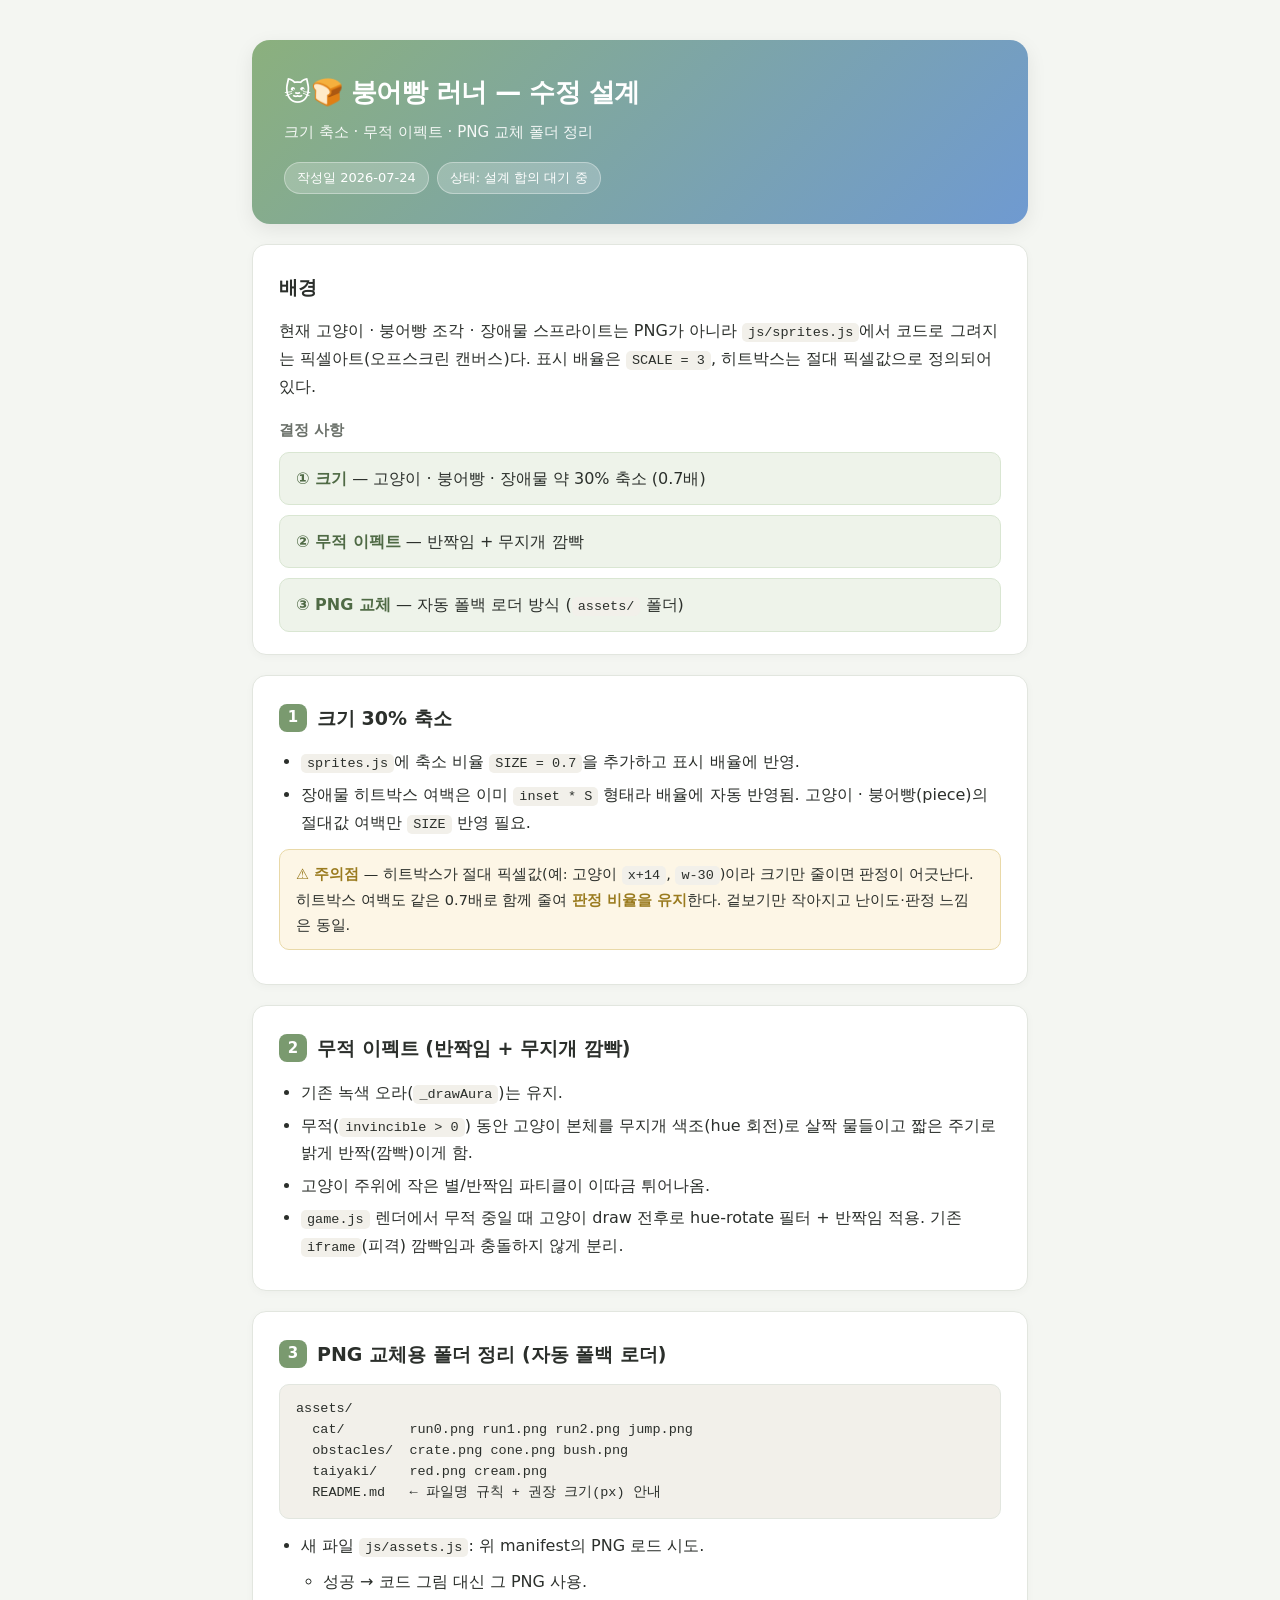
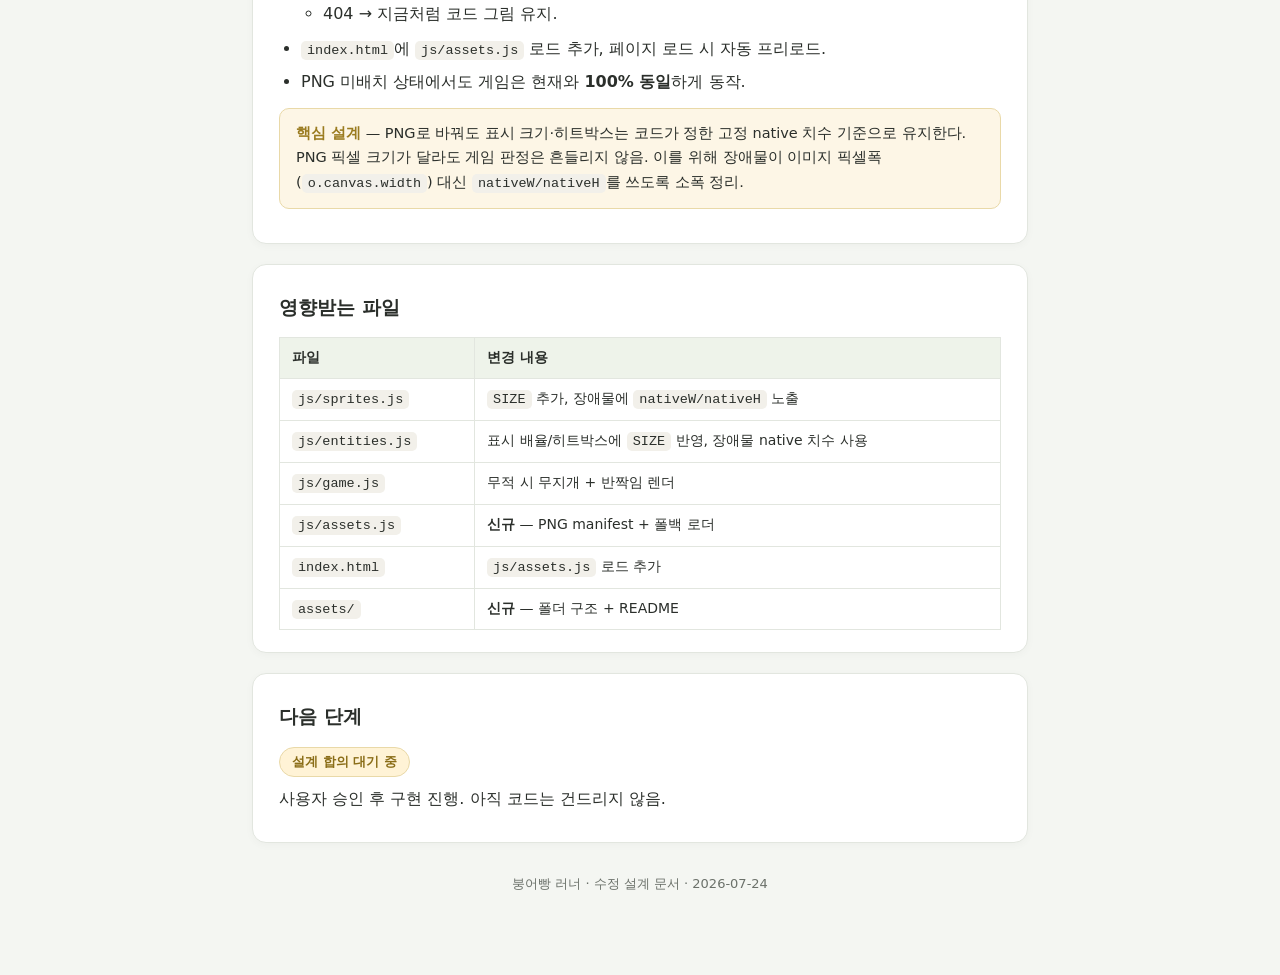
<file: docs/superpowers/specs/2026-07-24-sprite-size-invincibility-png-design.html>
<!DOCTYPE html>
<html lang="ko">
<head>
<meta charset="UTF-8" />
<meta name="viewport" content="width=device-width, initial-scale=1.0" />
<title>붕어빵 러너 — 수정 설계 문서</title>
<style>
  :root {
    --bg: #f4f6f2;
    --card: #ffffff;
    --ink: #2b2f2b;
    --muted: #6b716a;
    --line: #e2e6df;
    --accent: #7a9a6f;
    --accent-soft: #eef3ea;
    --code-bg: #f2f0ea;
    --warn-bg: #fdf6e6;
    --warn-line: #e9d9a8;
  }
  * { box-sizing: border-box; }
  body {
    margin: 0;
    background: var(--bg);
    color: var(--ink);
    font-family: "Segoe UI", "Malgun Gothic", system-ui, sans-serif;
    line-height: 1.7;
    -webkit-font-smoothing: antialiased;
  }
  .wrap { max-width: 820px; margin: 0 auto; padding: 40px 22px 80px; }
  header {
    background: linear-gradient(135deg, #8bb07d, #6f9ad1);
    color: #fff;
    border-radius: 18px;
    padding: 30px 32px;
    box-shadow: 0 6px 20px rgba(0,0,0,.08);
  }
  header h1 { margin: 0 0 6px; font-size: 26px; letter-spacing: -.5px; }
  header .sub { opacity: .92; font-size: 15px; }
  .meta {
    display: flex; flex-wrap: wrap; gap: 8px; margin-top: 16px;
  }
  .badge {
    background: rgba(255,255,255,.22);
    border: 1px solid rgba(255,255,255,.35);
    padding: 4px 12px; border-radius: 999px; font-size: 13px;
  }
  .card {
    background: var(--card);
    border: 1px solid var(--line);
    border-radius: 14px;
    padding: 22px 26px;
    margin-top: 20px;
    box-shadow: 0 2px 8px rgba(0,0,0,.03);
  }
  h2 {
    font-size: 19px; margin: 4px 0 14px;
    display: flex; align-items: center; gap: 10px;
  }
  h2 .num {
    background: var(--accent); color: #fff;
    width: 28px; height: 28px; border-radius: 8px;
    display: inline-flex; align-items: center; justify-content: center;
    font-size: 15px; flex: none;
  }
  h3 { font-size: 15px; margin: 18px 0 8px; color: var(--muted); }
  p { margin: 8px 0; }
  ul { margin: 8px 0; padding-left: 22px; }
  li { margin: 5px 0; }
  code {
    background: var(--code-bg);
    padding: 2px 6px; border-radius: 5px;
    font-family: "Consolas", "Courier New", monospace;
    font-size: 13.5px;
  }
  pre {
    background: var(--code-bg);
    border: 1px solid var(--line);
    border-radius: 10px;
    padding: 14px 16px;
    overflow-x: auto;
    font-family: "Consolas", "Courier New", monospace;
    font-size: 13.5px; line-height: 1.55;
  }
  .note {
    background: var(--warn-bg);
    border: 1px solid var(--warn-line);
    border-radius: 10px;
    padding: 12px 16px; margin: 12px 0;
    font-size: 14.5px;
  }
  .note b { color: #9a7b1f; }
  .decision {
    display: grid; grid-template-columns: 1fr; gap: 10px; margin-top: 6px;
  }
  .decision .item {
    background: var(--accent-soft);
    border: 1px solid #d9e6d2;
    border-radius: 10px; padding: 12px 16px;
  }
  .decision .item b { color: #4f6a45; }
  table { border-collapse: collapse; width: 100%; font-size: 14px; margin-top: 6px; }
  th, td { border: 1px solid var(--line); padding: 8px 12px; text-align: left; }
  th { background: var(--accent-soft); }
  .status {
    display: inline-block; background: #fff3d6; color: #8a6d17;
    border: 1px solid #e9d9a8; border-radius: 999px;
    padding: 3px 12px; font-size: 13px; font-weight: 600;
  }
  footer { text-align: center; color: var(--muted); font-size: 13px; margin-top: 30px; }
</style>
</head>
<body>
<div class="wrap">

  <header>
    <h1>🐱🍞 붕어빵 러너 — 수정 설계</h1>
    <div class="sub">크기 축소 · 무적 이펙트 · PNG 교체 폴더 정리</div>
    <div class="meta">
      <span class="badge">작성일 2026-07-24</span>
      <span class="badge">상태: 설계 합의 대기 중</span>
    </div>
  </header>

  <div class="card">
    <h2>배경</h2>
    <p>
      현재 고양이 · 붕어빵 조각 · 장애물 스프라이트는 PNG가 아니라
      <code>js/sprites.js</code>에서 코드로 그려지는 픽셀아트(오프스크린 캔버스)다.
      표시 배율은 <code>SCALE = 3</code>, 히트박스는 절대 픽셀값으로 정의되어 있다.
    </p>
    <h3>결정 사항</h3>
    <div class="decision">
      <div class="item"><b>① 크기</b> — 고양이 · 붕어빵 · 장애물 약 30% 축소 (0.7배)</div>
      <div class="item"><b>② 무적 이펙트</b> — 반짝임 + 무지개 깜빡</div>
      <div class="item"><b>③ PNG 교체</b> — 자동 폴백 로더 방식 (<code>assets/</code> 폴더)</div>
    </div>
  </div>

  <div class="card">
    <h2><span class="num">1</span>크기 30% 축소</h2>
    <ul>
      <li><code>sprites.js</code>에 축소 비율 <code>SIZE = 0.7</code>을 추가하고 표시 배율에 반영.</li>
      <li>장애물 히트박스 여백은 이미 <code>inset * S</code> 형태라 배율에 자동 반영됨.
          고양이 · 붕어빵(piece)의 절대값 여백만 <code>SIZE</code> 반영 필요.</li>
    </ul>
    <div class="note">
      <b>⚠ 주의점</b> — 히트박스가 절대 픽셀값(예: 고양이 <code>x+14</code>, <code>w-30</code>)이라
      크기만 줄이면 판정이 어긋난다. 히트박스 여백도 같은 0.7배로 함께 줄여
      <b>판정 비율을 유지</b>한다. 겉보기만 작아지고 난이도·판정 느낌은 동일.
    </div>
  </div>

  <div class="card">
    <h2><span class="num">2</span>무적 이펙트 (반짝임 + 무지개 깜빡)</h2>
    <ul>
      <li>기존 녹색 오라(<code>_drawAura</code>)는 유지.</li>
      <li>무적(<code>invincible &gt; 0</code>) 동안 고양이 본체를 무지개 색조(hue 회전)로
          살짝 물들이고 짧은 주기로 밝게 반짝(깜빡)이게 함.</li>
      <li>고양이 주위에 작은 별/반짝임 파티클이 이따금 튀어나옴.</li>
      <li><code>game.js</code> 렌더에서 무적 중일 때 고양이 draw 전후로 hue-rotate 필터 +
          반짝임 적용. 기존 <code>iframe</code>(피격) 깜빡임과 충돌하지 않게 분리.</li>
    </ul>
  </div>

  <div class="card">
    <h2><span class="num">3</span>PNG 교체용 폴더 정리 (자동 폴백 로더)</h2>
    <pre>assets/
  cat/        run0.png run1.png run2.png jump.png
  obstacles/  crate.png cone.png bush.png
  taiyaki/    red.png cream.png
  README.md   ← 파일명 규칙 + 권장 크기(px) 안내</pre>
    <ul>
      <li>새 파일 <code>js/assets.js</code>: 위 manifest의 PNG 로드 시도.
        <ul>
          <li>성공 → 코드 그림 대신 그 PNG 사용.</li>
          <li>404 → 지금처럼 코드 그림 유지.</li>
        </ul>
      </li>
      <li><code>index.html</code>에 <code>js/assets.js</code> 로드 추가, 페이지 로드 시 자동 프리로드.</li>
      <li>PNG 미배치 상태에서도 게임은 현재와 <b>100% 동일</b>하게 동작.</li>
    </ul>
    <div class="note">
      <b>핵심 설계</b> — PNG로 바꿔도 표시 크기·히트박스는 코드가 정한 고정 native
      치수 기준으로 유지한다. PNG 픽셀 크기가 달라도 게임 판정은 흔들리지 않음.
      이를 위해 장애물이 이미지 픽셀폭(<code>o.canvas.width</code>) 대신
      <code>nativeW/nativeH</code>를 쓰도록 소폭 정리.
    </div>
  </div>

  <div class="card">
    <h2>영향받는 파일</h2>
    <table>
      <thead><tr><th>파일</th><th>변경 내용</th></tr></thead>
      <tbody>
        <tr><td><code>js/sprites.js</code></td><td><code>SIZE</code> 추가, 장애물에 <code>nativeW/nativeH</code> 노출</td></tr>
        <tr><td><code>js/entities.js</code></td><td>표시 배율/히트박스에 <code>SIZE</code> 반영, 장애물 native 치수 사용</td></tr>
        <tr><td><code>js/game.js</code></td><td>무적 시 무지개 + 반짝임 렌더</td></tr>
        <tr><td><code>js/assets.js</code></td><td><b>신규</b> — PNG manifest + 폴백 로더</td></tr>
        <tr><td><code>index.html</code></td><td><code>js/assets.js</code> 로드 추가</td></tr>
        <tr><td><code>assets/</code></td><td><b>신규</b> — 폴더 구조 + README</td></tr>
      </tbody>
    </table>
  </div>

  <div class="card">
    <h2>다음 단계</h2>
    <p><span class="status">설계 합의 대기 중</span></p>
    <p>사용자 승인 후 구현 진행. 아직 코드는 건드리지 않음.</p>
  </div>

  <footer>붕어빵 러너 · 수정 설계 문서 · 2026-07-24</footer>

</div>
</body>
</html>
</file>
